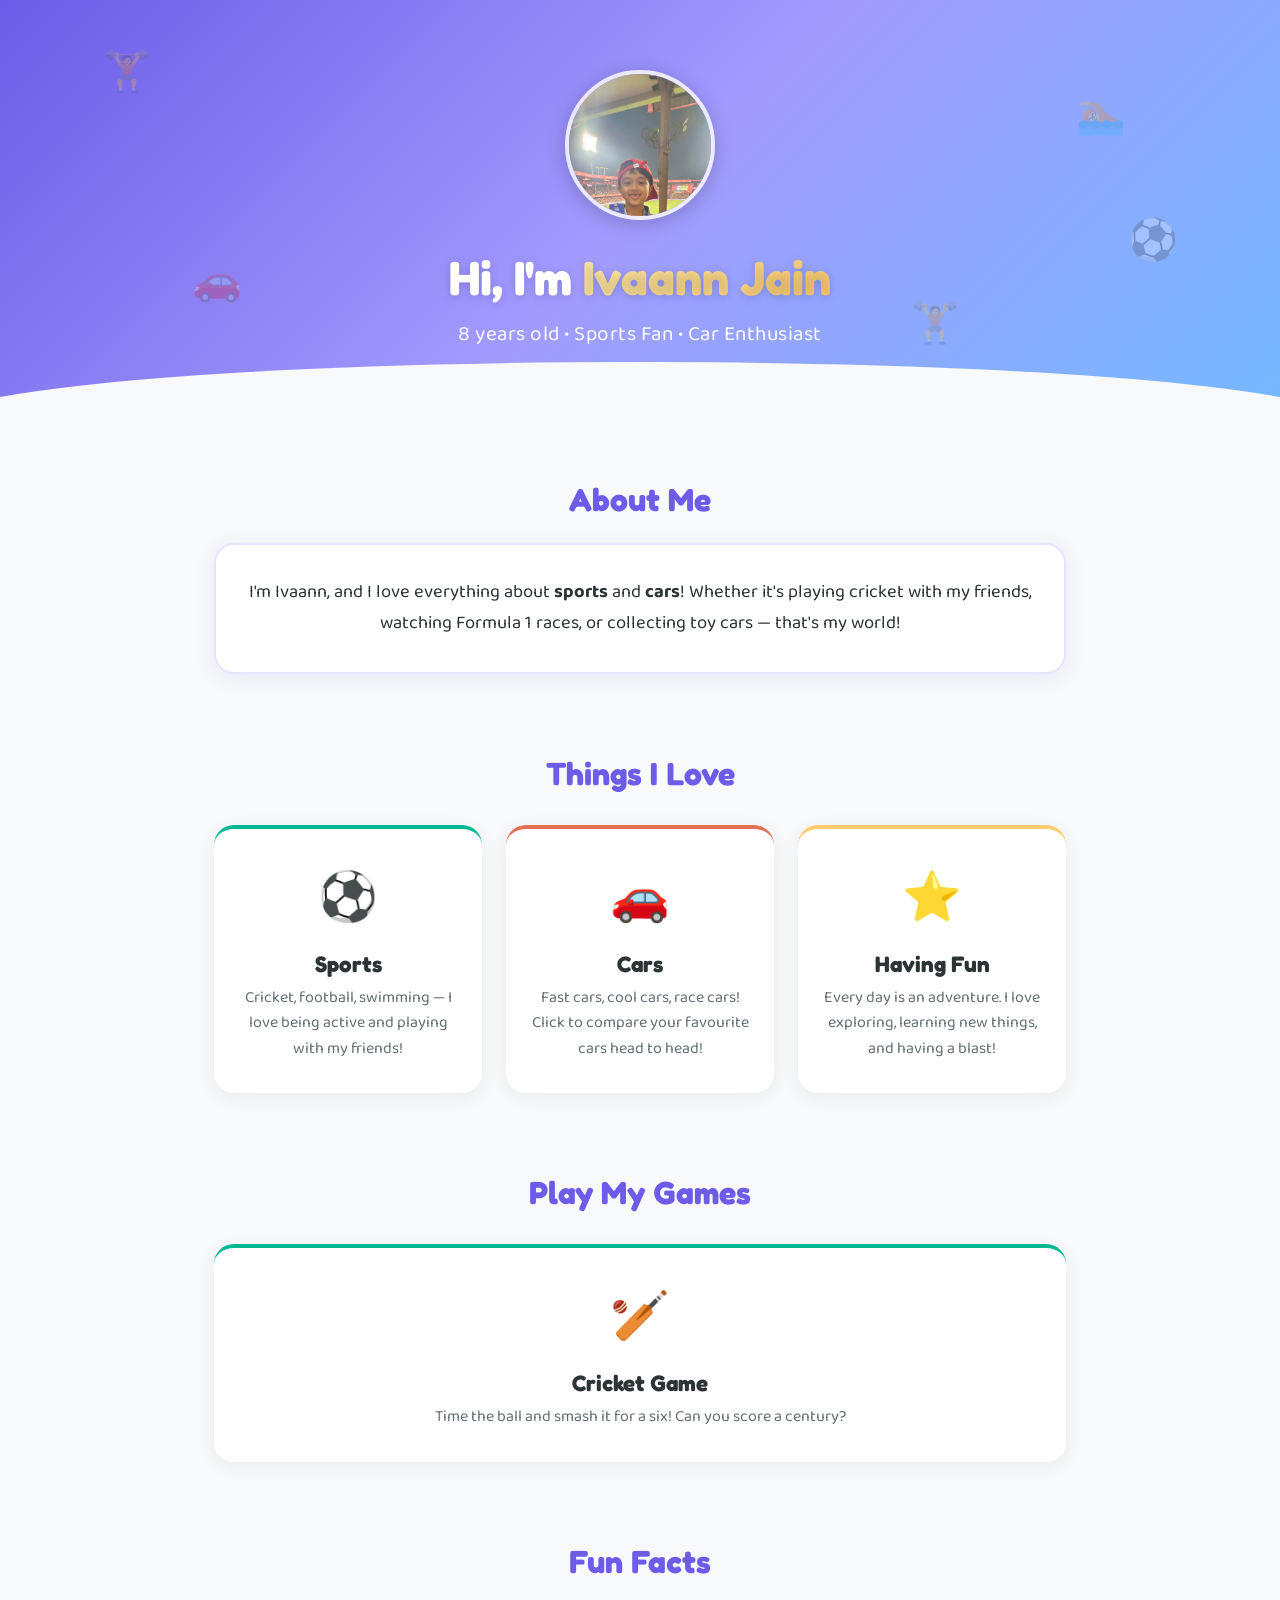
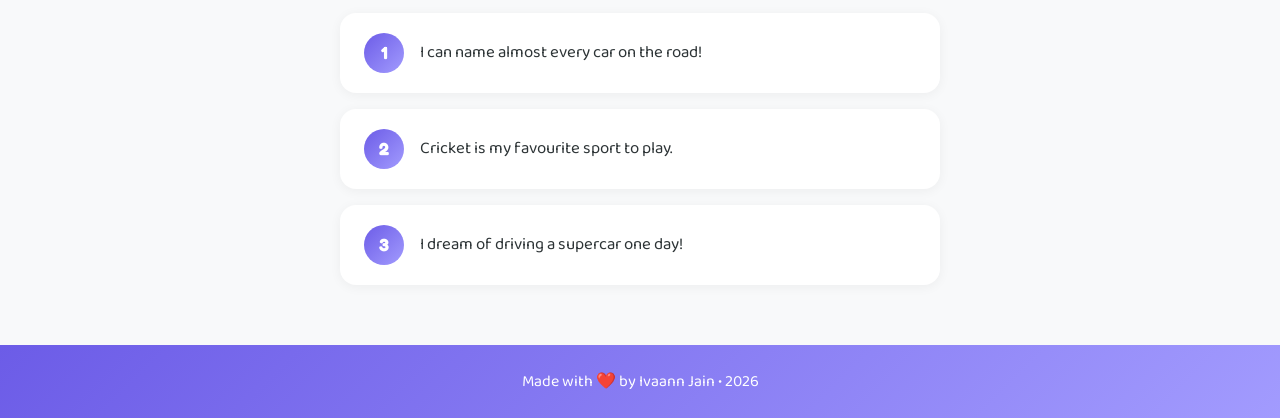
<file: index.html>
<!DOCTYPE html>
<html lang="en">
<head>
    <meta charset="UTF-8">
    <meta name="viewport" content="width=device-width, initial-scale=1.0">
    <title>Ivaann Jain | My World</title>
    <link rel="preconnect" href="https://fonts.googleapis.com">
    <link rel="preconnect" href="https://fonts.gstatic.com" crossorigin>
    <link href="https://fonts.googleapis.com/css2?family=Fredoka:wght@400;500;600;700&family=Baloo+2:wght@400;600;700&display=swap" rel="stylesheet">
    <link rel="stylesheet" href="style.css">
</head>
<body>
    <div class="page">
        <!-- Hero Section -->
        <header class="hero">
            <div class="hero-bg">
                <div class="floating-emoji emoji-1">&#127947;</div>
                <div class="floating-emoji emoji-2">&#127946;</div>
                <div class="floating-emoji emoji-3">&#128663;</div>
                <div class="floating-emoji emoji-4">&#9917;</div>
                <div class="floating-emoji emoji-5">&#127947;</div>
                <div class="floating-emoji emoji-6">&#128663;</div>
            </div>
            <div class="hero-content">
                <div class="hero-photo">
                    <img src="ivaann_match.jpg" alt="Ivaann Jain at a cricket match">
                </div>
                <h1>Hi, I'm <span class="name-highlight">Ivaann Jain</span></h1>
                <p class="tagline">8 years old &bull; Sports Fan &bull; Car Enthusiast</p>
                <div class="hero-wave"></div>
            </div>
        </header>

        <!-- About Section -->
        <section class="about" id="about">
            <div class="container">
                <h2>About Me</h2>
                <div class="about-card">
                    <p>I'm Ivaann, and I love everything about <strong>sports</strong> and <strong>cars</strong>! Whether it's playing cricket with my friends, watching Formula 1 races, or collecting toy cars &mdash; that's my world!</p>
                </div>
            </div>
        </section>

        <!-- Passions Section -->
        <section class="passions" id="passions">
            <div class="container">
                <h2>Things I Love</h2>
                <div class="cards-grid">
                    <div class="card card-sports">
                        <div class="card-icon">&#9917;</div>
                        <h3>Sports</h3>
                        <p>Cricket, football, swimming &mdash; I love being active and playing with my friends!</p>
                    </div>
                    <div class="card card-cars" style="cursor:pointer" onclick="window.location='car-compare.html'">
                        <div class="card-icon">&#128663;</div>
                        <h3>Cars</h3>
                        <p>Fast cars, cool cars, race cars! Click to compare your favourite cars head to head!</p>
                    </div>
                    <div class="card card-fun">
                        <div class="card-icon">&#11088;</div>
                        <h3>Having Fun</h3>
                        <p>Every day is an adventure. I love exploring, learning new things, and having a blast!</p>
                    </div>
                </div>
            </div>
        </section>

        <!-- Games Section -->
        <section class="games" id="games">
            <div class="container">
                <h2>Play My Games</h2>
                <div class="cards-grid">
                    <div class="card card-sports" style="cursor:pointer" onclick="window.location='cricket-game.html'">
                        <div class="card-icon">&#127951;</div>
                        <h3>Cricket Game</h3>
                        <p>Time the ball and smash it for a six! Can you score a century?</p>
                    </div>
                </div>
            </div>
        </section>

        <!-- Fun Facts Section -->
        <section class="fun-facts" id="facts">
            <div class="container">
                <h2>Fun Facts</h2>
                <div class="facts-list">
                    <div class="fact">
                        <span class="fact-number">1</span>
                        <span class="fact-text">I can name almost every car on the road!</span>
                    </div>
                    <div class="fact">
                        <span class="fact-number">2</span>
                        <span class="fact-text">Cricket is my favourite sport to play.</span>
                    </div>
                    <div class="fact">
                        <span class="fact-number">3</span>
                        <span class="fact-text">I dream of driving a supercar one day!</span>
                    </div>
                </div>
            </div>
        </section>

        <!-- Footer -->
        <footer>
            <p>Made with &#10084;&#65039; by Ivaann Jain &bull; 2026</p>
        </footer>
    </div>

    <script src="script.js"></script>
</body>
</html>
</file>
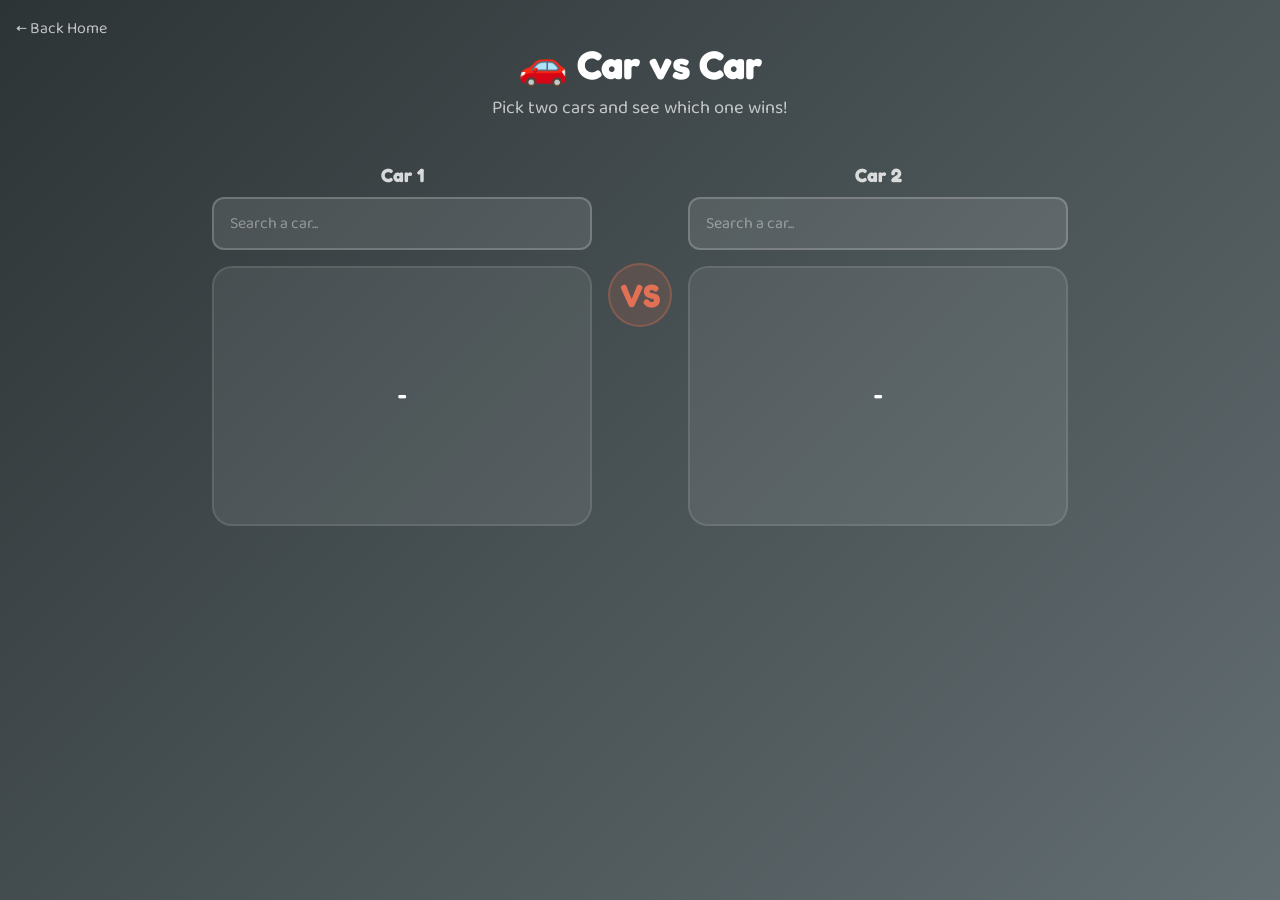
<file: car-compare.html>
<!DOCTYPE html>
<html lang="en">
<head>
    <meta charset="UTF-8">
    <meta name="viewport" content="width=device-width, initial-scale=1.0">
    <title>Ivaann's Car Comparison</title>
    <link rel="preconnect" href="https://fonts.googleapis.com">
    <link rel="preconnect" href="https://fonts.gstatic.com" crossorigin>
    <link href="https://fonts.googleapis.com/css2?family=Fredoka:wght@400;500;600;700&family=Baloo+2:wght@400;600;700&display=swap" rel="stylesheet">
    <link rel="stylesheet" href="car-compare.css">
</head>
<body>
    <a href="index.html" class="back-link">&larr; Back Home</a>

    <div class="page">
        <header>
            <h1>&#128663; Car vs Car</h1>
            <p class="subtitle">Pick two cars and see which one wins!</p>
        </header>

        <div class="compare-area">
            <!-- Car 1 -->
            <div class="car-picker" id="car1-picker">
                <h2>Car 1</h2>
                <div class="search-wrapper">
                    <input type="text" id="car1-search" class="car-search" placeholder="Search a car..." autocomplete="off">
                    <div class="search-results" id="car1-results"></div>
                </div>
                <div class="car-card" id="car1-card">
                    <div class="car-emoji" id="car1-emoji"></div>
                    <h3 id="car1-name">-</h3>
                    <div class="car-stats" id="car1-stats"></div>
                </div>
            </div>

            <!-- VS Badge -->
            <div class="vs-badge">VS</div>

            <!-- Car 2 -->
            <div class="car-picker" id="car2-picker">
                <h2>Car 2</h2>
                <div class="search-wrapper">
                    <input type="text" id="car2-search" class="car-search" placeholder="Search a car..." autocomplete="off">
                    <div class="search-results" id="car2-results"></div>
                </div>
                <div class="car-card" id="car2-card">
                    <div class="car-emoji" id="car2-emoji"></div>
                    <h3 id="car2-name">-</h3>
                    <div class="car-stats" id="car2-stats"></div>
                </div>
            </div>
        </div>

        <!-- Comparison Bars -->
        <div class="comparison" id="comparison">
            <h2>Head to Head</h2>
            <div class="bars-container" id="bars-container"></div>
            <div class="verdict" id="verdict"></div>
        </div>
    </div>

    <script src="car-compare.js"></script>
</body>
</html>
</file>
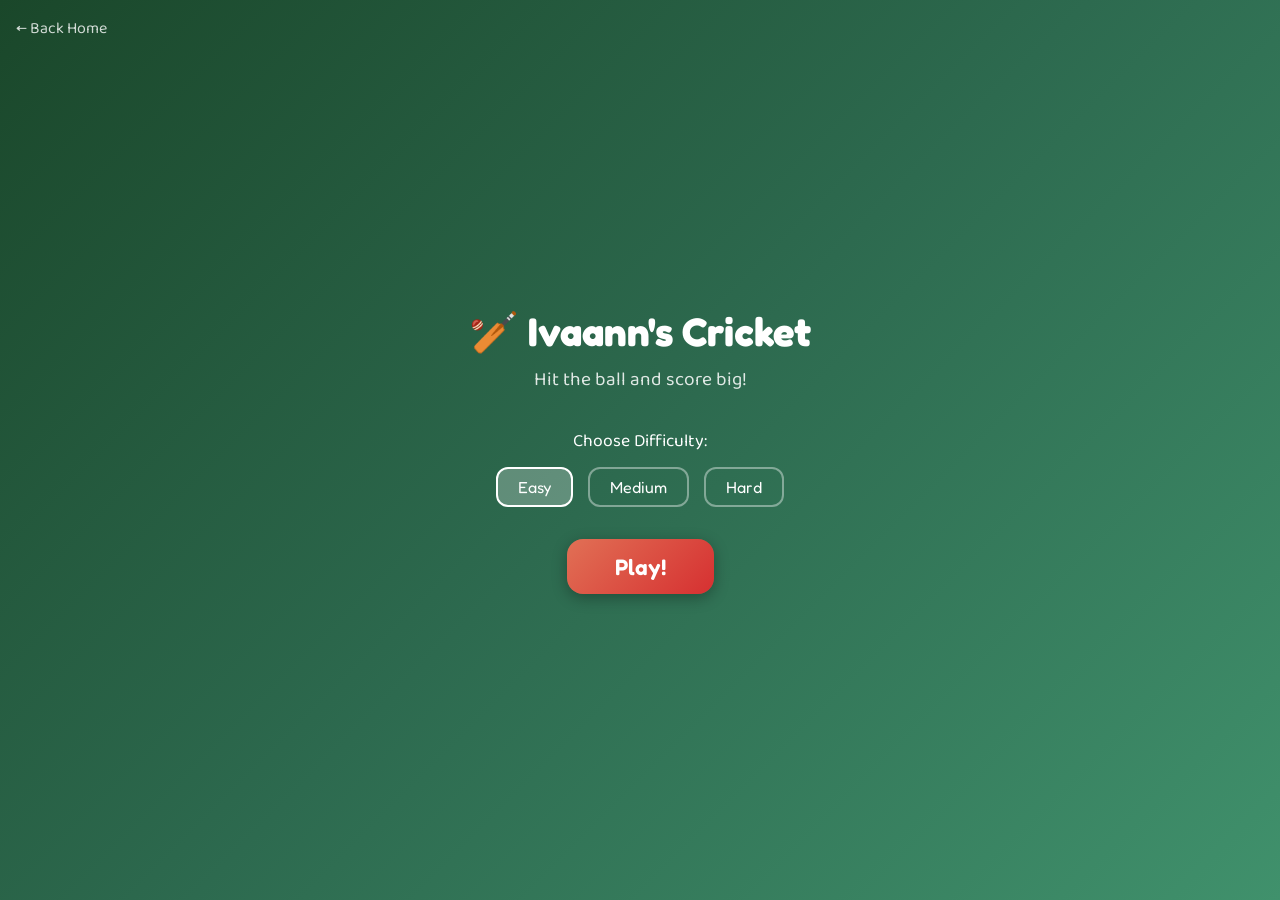
<file: cricket-game.html>
<!DOCTYPE html>
<html lang="en">
<head>
    <meta charset="UTF-8">
    <meta name="viewport" content="width=device-width, initial-scale=1.0">
    <title>Ivaann's Cricket Game</title>
    <link rel="preconnect" href="https://fonts.googleapis.com">
    <link rel="preconnect" href="https://fonts.gstatic.com" crossorigin>
    <link href="https://fonts.googleapis.com/css2?family=Fredoka:wght@400;500;600;700&family=Baloo+2:wght@400;600;700&display=swap" rel="stylesheet">
    <link rel="stylesheet" href="cricket-game.css">
</head>
<body>
    <a href="index.html" class="back-link">&larr; Back Home</a>

    <div class="game-wrapper">
        <!-- Start Screen -->
        <div id="start-screen" class="screen active">
            <h1>&#127951; Ivaann's Cricket</h1>
            <p class="subtitle">Hit the ball and score big!</p>
            <div class="difficulty">
                <p>Choose Difficulty:</p>
                <button class="diff-btn active" data-speed="1">Easy</button>
                <button class="diff-btn" data-speed="1.5">Medium</button>
                <button class="diff-btn" data-speed="2">Hard</button>
            </div>
            <button id="start-btn" class="big-btn">Play!</button>
        </div>

        <!-- Game Screen -->
        <div id="game-screen" class="screen">
            <div class="scoreboard">
                <div class="score-item">
                    <span class="score-label">Score</span>
                    <span id="score" class="score-value">0</span>
                </div>
                <div class="score-item">
                    <span class="score-label">Balls</span>
                    <span id="balls" class="score-value">30</span>
                </div>
                <div class="score-item">
                    <span class="score-label">Wickets</span>
                    <span id="wickets" class="score-value">0/3</span>
                </div>
            </div>

            <canvas id="cricket-canvas"></canvas>

            <div id="hit-result" class="hit-result"></div>

            <div class="controls">
                <p class="hint">Click or tap when the ball is in the green zone to hit!</p>
            </div>
        </div>

        <!-- Game Over Screen -->
        <div id="end-screen" class="screen">
            <h2 id="end-title">Game Over!</h2>
            <div class="final-score">
                <span class="final-label">Final Score</span>
                <span id="final-score" class="final-value">0</span>
            </div>
            <div id="end-message" class="end-message"></div>
            <button id="replay-btn" class="big-btn">Play Again!</button>
        </div>
    </div>

    <script src="cricket-game.js"></script>
</body>
</html>
</file>
<file: style.css>
/* Reset & Base */
* {
    margin: 0;
    padding: 0;
    box-sizing: border-box;
}

body {
    font-family: 'Baloo 2', cursive, sans-serif;
    color: #2d3436;
    background: #f8f9fa;
    overflow-x: hidden;
}

h1, h2, h3 {
    font-family: 'Fredoka', sans-serif;
}

.container {
    max-width: 900px;
    margin: 0 auto;
    padding: 0 24px;
}

/* Hero */
.hero {
    position: relative;
    min-height: 420px;
    display: flex;
    align-items: center;
    justify-content: center;
    background: linear-gradient(135deg, #6c5ce7, #a29bfe, #74b9ff);
    overflow: hidden;
}

.hero-bg {
    position: absolute;
    inset: 0;
    pointer-events: none;
}

.floating-emoji {
    position: absolute;
    font-size: 2.5rem;
    opacity: 0.25;
    animation: float 6s ease-in-out infinite;
}

.emoji-1 { top: 10%; left: 8%; animation-delay: 0s; }
.emoji-2 { top: 20%; right: 12%; animation-delay: 1s; }
.emoji-3 { bottom: 25%; left: 15%; animation-delay: 2s; }
.emoji-4 { top: 50%; right: 8%; animation-delay: 0.5s; }
.emoji-5 { bottom: 15%; right: 25%; animation-delay: 3s; }
.emoji-6 { top: 15%; left: 45%; animation-delay: 1.5s; }

@keyframes float {
    0%, 100% { transform: translateY(0) rotate(0deg); }
    50% { transform: translateY(-20px) rotate(10deg); }
}

.hero-content {
    position: relative;
    text-align: center;
    color: white;
    padding: 40px 24px;
}

.hero-photo {
    margin-bottom: 20px;
}

.hero-photo img {
    width: 150px;
    height: 150px;
    border-radius: 50%;
    object-fit: cover;
    object-position: top;
    border: 4px solid rgba(255, 255, 255, 0.8);
    box-shadow: 0 4px 20px rgba(0, 0, 0, 0.2);
}

.hero h1 {
    font-size: 3rem;
    font-weight: 700;
    margin-bottom: 12px;
    text-shadow: 0 2px 10px rgba(0,0,0,0.15);
}

.name-highlight {
    background: linear-gradient(135deg, #ffeaa7, #fdcb6e);
    -webkit-background-clip: text;
    -webkit-text-fill-color: transparent;
    background-clip: text;
}

.tagline {
    font-size: 1.3rem;
    font-weight: 400;
    opacity: 0.95;
    letter-spacing: 0.5px;
}

/* Wave divider */
.hero::after {
    content: '';
    position: absolute;
    bottom: -2px;
    left: 0;
    width: 100%;
    height: 60px;
    background: #f8f9fa;
    clip-path: ellipse(55% 100% at 50% 100%);
}

/* About */
.about {
    padding: 60px 0 40px;
}

.about h2 {
    text-align: center;
    font-size: 2rem;
    color: #6c5ce7;
    margin-bottom: 24px;
}

.about-card {
    background: white;
    border-radius: 20px;
    padding: 32px;
    box-shadow: 0 4px 20px rgba(108, 92, 231, 0.1);
    font-size: 1.15rem;
    line-height: 1.7;
    text-align: center;
    border: 2px solid #e8e4ff;
}

/* Passions */
.passions {
    padding: 40px 0;
}

.passions h2 {
    text-align: center;
    font-size: 2rem;
    color: #6c5ce7;
    margin-bottom: 32px;
}

.cards-grid {
    display: grid;
    grid-template-columns: repeat(auto-fit, minmax(240px, 1fr));
    gap: 24px;
}

.card {
    background: white;
    border-radius: 20px;
    padding: 32px 24px;
    text-align: center;
    box-shadow: 0 4px 20px rgba(0,0,0,0.06);
    transition: transform 0.3s ease, box-shadow 0.3s ease;
    border-top: 4px solid transparent;
}

.card:hover {
    transform: translateY(-6px);
    box-shadow: 0 8px 30px rgba(0,0,0,0.12);
}

.card-sports { border-top-color: #00b894; }
.card-cars { border-top-color: #e17055; }
.card-fun { border-top-color: #fdcb6e; }

.card-icon {
    font-size: 3rem;
    margin-bottom: 12px;
}

.card h3 {
    font-size: 1.4rem;
    margin-bottom: 8px;
    color: #2d3436;
}

.card p {
    font-size: 1rem;
    color: #636e72;
    line-height: 1.6;
}

/* Games */
.games {
    padding: 40px 0;
}

.games h2 {
    text-align: center;
    font-size: 2rem;
    color: #6c5ce7;
    margin-bottom: 32px;
}

/* Fun Facts */
.fun-facts {
    padding: 40px 0 60px;
}

.fun-facts h2 {
    text-align: center;
    font-size: 2rem;
    color: #6c5ce7;
    margin-bottom: 32px;
}

.facts-list {
    max-width: 600px;
    margin: 0 auto;
    display: flex;
    flex-direction: column;
    gap: 16px;
}

.fact {
    display: flex;
    align-items: center;
    gap: 16px;
    background: white;
    border-radius: 16px;
    padding: 20px 24px;
    box-shadow: 0 2px 12px rgba(0,0,0,0.05);
    transition: transform 0.2s ease;
}

.fact:hover {
    transform: translateX(6px);
}

.fact-number {
    flex-shrink: 0;
    width: 40px;
    height: 40px;
    border-radius: 50%;
    background: linear-gradient(135deg, #6c5ce7, #a29bfe);
    color: white;
    display: flex;
    align-items: center;
    justify-content: center;
    font-family: 'Fredoka', sans-serif;
    font-weight: 700;
    font-size: 1.1rem;
}

.fact-text {
    font-size: 1.05rem;
    color: #2d3436;
}

/* Footer */
footer {
    background: linear-gradient(135deg, #6c5ce7, #a29bfe);
    color: white;
    text-align: center;
    padding: 24px;
    font-size: 1rem;
}

/* Animations on scroll */
.about-card,
.card,
.fact {
    opacity: 0;
    transform: translateY(20px);
    transition: opacity 0.5s ease, transform 0.5s ease;
}

.about-card.visible,
.card.visible,
.fact.visible {
    opacity: 1;
    transform: translateY(0);
}

.fact.visible:hover {
    transform: translateX(6px);
}

/* Responsive */
@media (max-width: 600px) {
    .hero h1 {
        font-size: 2rem;
    }

    .tagline {
        font-size: 1rem;
    }

    .about h2,
    .passions h2,
    .fun-facts h2 {
        font-size: 1.6rem;
    }

    .cards-grid {
        grid-template-columns: 1fr;
    }
}
</file>
<file: car-compare.css>
* {
    margin: 0;
    padding: 0;
    box-sizing: border-box;
}

body {
    font-family: 'Baloo 2', cursive, sans-serif;
    background: linear-gradient(135deg, #2d3436, #636e72);
    min-height: 100vh;
    color: white;
}

h1, h2, h3 {
    font-family: 'Fredoka', sans-serif;
}

.back-link {
    position: fixed;
    top: 16px;
    left: 16px;
    color: rgba(255,255,255,0.7);
    text-decoration: none;
    font-size: 1rem;
    z-index: 100;
    transition: color 0.2s;
}

.back-link:hover {
    color: white;
}

.page {
    max-width: 960px;
    margin: 0 auto;
    padding: 40px 20px 60px;
}

header {
    text-align: center;
    margin-bottom: 40px;
}

header h1 {
    font-size: 2.5rem;
    margin-bottom: 4px;
}

.subtitle {
    font-size: 1.15rem;
    opacity: 0.7;
}

/* Compare Area */
.compare-area {
    display: flex;
    align-items: flex-start;
    justify-content: center;
    gap: 16px;
    margin-bottom: 48px;
    flex-wrap: wrap;
}

.car-picker {
    flex: 1;
    min-width: 260px;
    max-width: 380px;
    text-align: center;
}

.car-picker h2 {
    font-size: 1.2rem;
    margin-bottom: 10px;
    opacity: 0.8;
}

.search-wrapper {
    position: relative;
    margin-bottom: 16px;
}

.car-search {
    width: 100%;
    padding: 12px 16px;
    border-radius: 12px;
    border: 2px solid rgba(255,255,255,0.2);
    background: rgba(255,255,255,0.1);
    color: white;
    font-family: 'Baloo 2', sans-serif;
    font-size: 1rem;
    outline: none;
    transition: border-color 0.2s;
}

.car-search::placeholder {
    color: rgba(255,255,255,0.4);
}

.car-search:focus {
    border-color: rgba(255,255,255,0.5);
}

.search-results {
    position: absolute;
    top: 100%;
    left: 0;
    right: 0;
    background: #3d3d3d;
    border-radius: 0 0 12px 12px;
    max-height: 220px;
    overflow-y: auto;
    z-index: 50;
    display: none;
    border: 2px solid rgba(255,255,255,0.15);
    border-top: none;
}

.search-results.open {
    display: block;
}

.search-result-item {
    padding: 10px 16px;
    cursor: pointer;
    font-size: 0.95rem;
    text-align: left;
    transition: background 0.15s;
    display: flex;
    justify-content: space-between;
    align-items: center;
}

.search-result-item:hover,
.search-result-item.highlighted {
    background: rgba(255,255,255,0.12);
}

.search-result-item .car-category {
    font-size: 0.75rem;
    opacity: 0.5;
}

.search-result-item .match-highlight {
    color: #ffeaa7;
    font-weight: 600;
}

.results-section-label {
    padding: 6px 16px;
    font-size: 0.75rem;
    text-transform: uppercase;
    letter-spacing: 1px;
    opacity: 0.5;
    border-bottom: 1px solid rgba(255,255,255,0.08);
    background: rgba(0,0,0,0.15);
}

.car-card {
    background: rgba(255,255,255,0.08);
    border-radius: 20px;
    padding: 24px;
    border: 2px solid rgba(255,255,255,0.1);
    min-height: 260px;
    display: flex;
    flex-direction: column;
    align-items: center;
    justify-content: center;
    transition: border-color 0.3s, background 0.3s;
}

.car-card.active {
    border-color: rgba(255,255,255,0.3);
    background: rgba(255,255,255,0.12);
}

.car-emoji {
    font-size: 4rem;
    margin-bottom: 8px;
}

.car-card h3 {
    font-size: 1.3rem;
    margin-bottom: 12px;
}

.car-stats {
    width: 100%;
}

.stat-row {
    display: flex;
    justify-content: space-between;
    align-items: center;
    padding: 6px 0;
    border-bottom: 1px solid rgba(255,255,255,0.08);
    font-size: 0.95rem;
}

.stat-row:last-child {
    border-bottom: none;
}

.stat-label {
    opacity: 0.6;
    font-size: 0.85rem;
}

.stat-value {
    font-weight: 600;
}

/* VS Badge */
.vs-badge {
    font-family: 'Fredoka', sans-serif;
    font-size: 2rem;
    font-weight: 700;
    color: #e17055;
    background: rgba(225, 112, 85, 0.15);
    width: 64px;
    height: 64px;
    border-radius: 50%;
    display: flex;
    align-items: center;
    justify-content: center;
    flex-shrink: 0;
    margin-top: 100px;
    border: 2px solid rgba(225, 112, 85, 0.3);
}

/* Comparison Section */
.comparison {
    display: none;
}

.comparison.active {
    display: block;
}

.comparison h2 {
    text-align: center;
    font-size: 1.8rem;
    margin-bottom: 28px;
    color: #ffeaa7;
}

.bars-container {
    display: flex;
    flex-direction: column;
    gap: 20px;
    margin-bottom: 32px;
}

.bar-item {
    display: flex;
    flex-direction: column;
    gap: 6px;
}

.bar-label {
    text-align: center;
    font-size: 0.9rem;
    opacity: 0.7;
    text-transform: uppercase;
    letter-spacing: 1px;
}

.bar-track {
    display: flex;
    height: 36px;
    border-radius: 18px;
    overflow: hidden;
    background: rgba(255,255,255,0.05);
}

.bar-left, .bar-right {
    display: flex;
    align-items: center;
    justify-content: center;
    font-family: 'Fredoka', sans-serif;
    font-size: 0.9rem;
    font-weight: 600;
    transition: width 0.8s ease;
    min-width: 60px;
}

.bar-left {
    background: linear-gradient(90deg, #6c5ce7, #a29bfe);
    border-radius: 18px 0 0 18px;
}

.bar-right {
    background: linear-gradient(90deg, #e17055, #d63031);
    border-radius: 0 18px 18px 0;
}

.bar-left.winner {
    background: linear-gradient(90deg, #00b894, #55efc4);
}

.bar-right.winner {
    background: linear-gradient(90deg, #55efc4, #00b894);
}

.bar-names {
    display: flex;
    justify-content: space-between;
    font-size: 0.85rem;
    opacity: 0.5;
    padding: 0 8px;
}

/* Verdict */
.verdict {
    text-align: center;
    padding: 24px;
    background: rgba(255,255,255,0.08);
    border-radius: 16px;
    border: 2px solid rgba(255,255,255,0.1);
}

.verdict h3 {
    font-size: 1.5rem;
    margin-bottom: 4px;
}

.verdict p {
    opacity: 0.7;
    font-size: 1rem;
}

.verdict .winner-name {
    color: #55efc4;
}

/* Responsive */
@media (max-width: 650px) {
    .compare-area {
        flex-direction: column;
        align-items: center;
    }

    .vs-badge {
        margin-top: 0;
        width: 48px;
        height: 48px;
        font-size: 1.4rem;
    }

    header h1 {
        font-size: 2rem;
    }

    .car-picker {
        max-width: 100%;
        width: 100%;
    }
}
</file>
<file: cricket-game.css>
* {
    margin: 0;
    padding: 0;
    box-sizing: border-box;
}

body {
    font-family: 'Baloo 2', cursive, sans-serif;
    background: linear-gradient(135deg, #1a472a, #2d6a4f, #40916c);
    min-height: 100vh;
    display: flex;
    flex-direction: column;
    align-items: center;
    justify-content: center;
    color: white;
    overflow: hidden;
}

h1, h2, h3 {
    font-family: 'Fredoka', sans-serif;
}

.back-link {
    position: fixed;
    top: 16px;
    left: 16px;
    color: rgba(255,255,255,0.8);
    text-decoration: none;
    font-size: 1rem;
    z-index: 100;
    transition: color 0.2s;
}

.back-link:hover {
    color: white;
}

/* Screens */
.game-wrapper {
    width: 100%;
    max-width: 480px;
    padding: 20px;
    display: flex;
    align-items: center;
    justify-content: center;
    min-height: 100vh;
}

.screen {
    display: none;
    width: 100%;
    text-align: center;
}

.screen.active {
    display: block;
}

/* Start Screen */
#start-screen h1 {
    font-size: 2.5rem;
    margin-bottom: 8px;
}

.subtitle {
    font-size: 1.2rem;
    opacity: 0.85;
    margin-bottom: 32px;
}

.difficulty {
    margin-bottom: 32px;
}

.difficulty p {
    margin-bottom: 12px;
    font-size: 1.1rem;
}

.diff-btn {
    font-family: 'Fredoka', sans-serif;
    padding: 8px 20px;
    margin: 0 6px;
    border: 2px solid rgba(255,255,255,0.4);
    background: transparent;
    color: white;
    border-radius: 12px;
    font-size: 1rem;
    cursor: pointer;
    transition: all 0.2s;
}

.diff-btn.active {
    background: rgba(255,255,255,0.25);
    border-color: white;
}

.diff-btn:hover {
    background: rgba(255,255,255,0.15);
}

.big-btn {
    font-family: 'Fredoka', sans-serif;
    padding: 14px 48px;
    background: linear-gradient(135deg, #e17055, #d63031);
    color: white;
    border: none;
    border-radius: 16px;
    font-size: 1.4rem;
    font-weight: 600;
    cursor: pointer;
    transition: transform 0.2s, box-shadow 0.2s;
    box-shadow: 0 4px 15px rgba(0,0,0,0.3);
}

.big-btn:hover {
    transform: scale(1.05);
    box-shadow: 0 6px 20px rgba(0,0,0,0.4);
}

.big-btn:active {
    transform: scale(0.98);
}

/* Game Screen */
.scoreboard {
    display: flex;
    justify-content: center;
    gap: 24px;
    margin-bottom: 16px;
}

.score-item {
    display: flex;
    flex-direction: column;
    align-items: center;
    background: rgba(0,0,0,0.25);
    border-radius: 12px;
    padding: 8px 20px;
    min-width: 80px;
}

.score-label {
    font-size: 0.8rem;
    text-transform: uppercase;
    letter-spacing: 1px;
    opacity: 0.7;
}

.score-value {
    font-family: 'Fredoka', sans-serif;
    font-size: 1.6rem;
    font-weight: 700;
}

#cricket-canvas {
    width: 100%;
    max-width: 440px;
    height: 400px;
    background: #1a472a;
    border-radius: 16px;
    border: 3px solid rgba(255,255,255,0.15);
    cursor: pointer;
    touch-action: manipulation;
}

.hit-result {
    height: 50px;
    display: flex;
    align-items: center;
    justify-content: center;
    font-family: 'Fredoka', sans-serif;
    font-size: 1.8rem;
    font-weight: 700;
    opacity: 0;
    transition: opacity 0.3s;
}

.hit-result.show {
    opacity: 1;
}

.hit-result.six { color: #ffeaa7; }
.hit-result.four { color: #55efc4; }
.hit-result.runs { color: #74b9ff; }
.hit-result.out { color: #ff7675; }
.hit-result.miss { color: #b2bec3; }
.hit-result.dot { color: #dfe6e9; }

.hint {
    font-size: 0.95rem;
    opacity: 0.7;
    margin-top: 4px;
}

/* End Screen */
.final-score {
    display: flex;
    flex-direction: column;
    align-items: center;
    margin: 24px 0;
}

.final-label {
    font-size: 1.1rem;
    opacity: 0.7;
    text-transform: uppercase;
    letter-spacing: 1px;
}

.final-value {
    font-family: 'Fredoka', sans-serif;
    font-size: 4rem;
    font-weight: 700;
    color: #ffeaa7;
}

.end-message {
    font-size: 1.2rem;
    margin-bottom: 32px;
    opacity: 0.9;
}

/* Responsive */
@media (max-width: 500px) {
    #cricket-canvas {
        height: 350px;
    }

    #start-screen h1 {
        font-size: 2rem;
    }

    .scoreboard {
        gap: 12px;
    }

    .score-item {
        padding: 6px 14px;
        min-width: 70px;
    }
}
</file>
